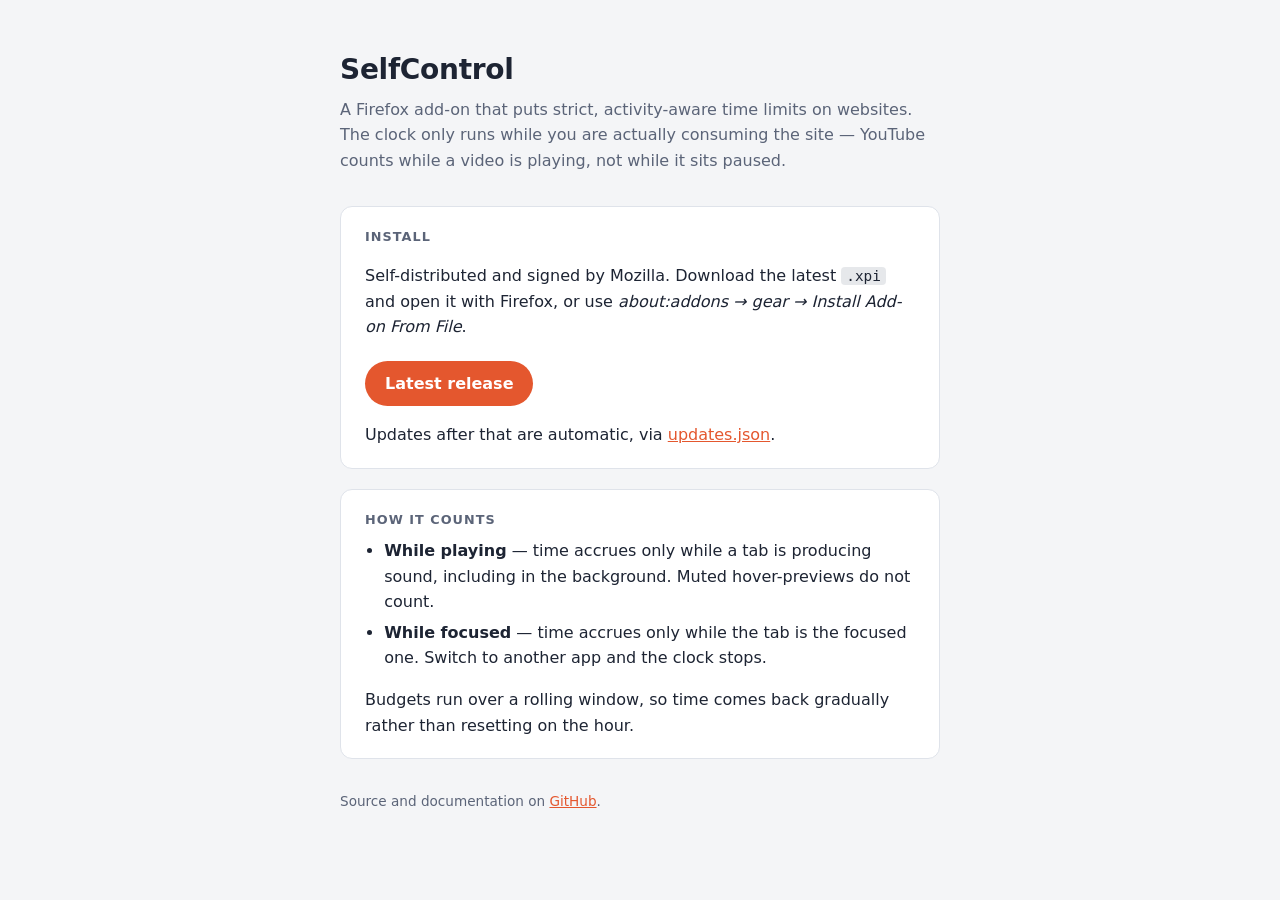
<file: public/index.html>
<!doctype html>
<html lang="en">
  <head>
    <meta charset="utf-8" />
    <meta name="viewport" content="width=device-width, initial-scale=1" />
    <title>SelfControl — Firefox add-on</title>
    <style>
      :root {
        color-scheme: light dark;
        --bg: #f4f5f7;
        --card: #fff;
        --ink: #1d2433;
        --muted: #5b6478;
        --line: #dfe3ea;
        --accent: #e4572e;
      }
      @media (prefers-color-scheme: dark) {
        :root {
          --bg: #171a21;
          --card: #21252e;
          --ink: #eef1f6;
          --muted: #9aa3b5;
          --line: #333947;
          --accent: #ff7a52;
        }
      }
      * { box-sizing: border-box; }
      body {
        margin: 0 auto;
        max-width: 40rem;
        padding: 3rem 1.25rem 5rem;
        background: var(--bg);
        color: var(--ink);
        font: 16px/1.6 system-ui, -apple-system, "Segoe UI", sans-serif;
      }
      h1 { margin: 0 0 0.25rem; font-size: 1.75rem; letter-spacing: -0.01em; }
      .tagline { margin: 0 0 2rem; color: var(--muted); text-wrap: pretty; }
      .card {
        padding: 1.25rem 1.5rem;
        background: var(--card);
        border: 1px solid var(--line);
        border-radius: 0.75rem;
        margin-bottom: 1.25rem;
      }
      h2 { margin: 0 0 0.5rem; font-size: 0.8rem; text-transform: uppercase;
           letter-spacing: 0.08em; color: var(--muted); }
      a { color: var(--accent); }
      .cta {
        display: inline-block; margin-top: 0.35rem; padding: 0.6rem 1.25rem;
        border-radius: 999px; background: var(--accent); color: #fff;
        font-weight: 600; text-decoration: none;
      }
      code {
        background: color-mix(in srgb, var(--muted) 15%, transparent);
        padding: 0.1em 0.35em; border-radius: 0.25rem; font-size: 0.9em;
      }
      ul { margin: 0.5rem 0 0; padding-left: 1.2rem; }
      li + li { margin-top: 0.3rem; }
      footer { margin-top: 2rem; font-size: 0.85rem; color: var(--muted); }
    </style>
  </head>
  <body>
    <h1>SelfControl</h1>
    <p class="tagline">
      A Firefox add-on that puts strict, activity-aware time limits on websites. The clock only
      runs while you are actually consuming the site — YouTube counts while a video is playing,
      not while it sits paused.
    </p>

    <div class="card">
      <h2>Install</h2>
      <p>
        Self-distributed and signed by Mozilla. Download the latest <code>.xpi</code> and open it
        with Firefox, or use <em>about:addons → gear → Install Add-on From File</em>.
      </p>
      <a class="cta" href="https://github.com/jpmaior/selfcontrol/releases/latest">Latest release</a>
      <p style="margin-bottom: 0">
        Updates after that are automatic, via
        <a href="./updates.json">updates.json</a>.
      </p>
    </div>

    <div class="card">
      <h2>How it counts</h2>
      <ul>
        <li><strong>While playing</strong> — time accrues only while a tab is producing sound,
            including in the background. Muted hover-previews do not count.</li>
        <li><strong>While focused</strong> — time accrues only while the tab is the focused one.
            Switch to another app and the clock stops.</li>
      </ul>
      <p style="margin-bottom: 0">
        Budgets run over a rolling window, so time comes back gradually rather than resetting on
        the hour.
      </p>
    </div>

    <footer>
      Source and documentation on
      <a href="https://github.com/jpmaior/selfcontrol">GitHub</a>.
    </footer>
  </body>
</html>
</file>
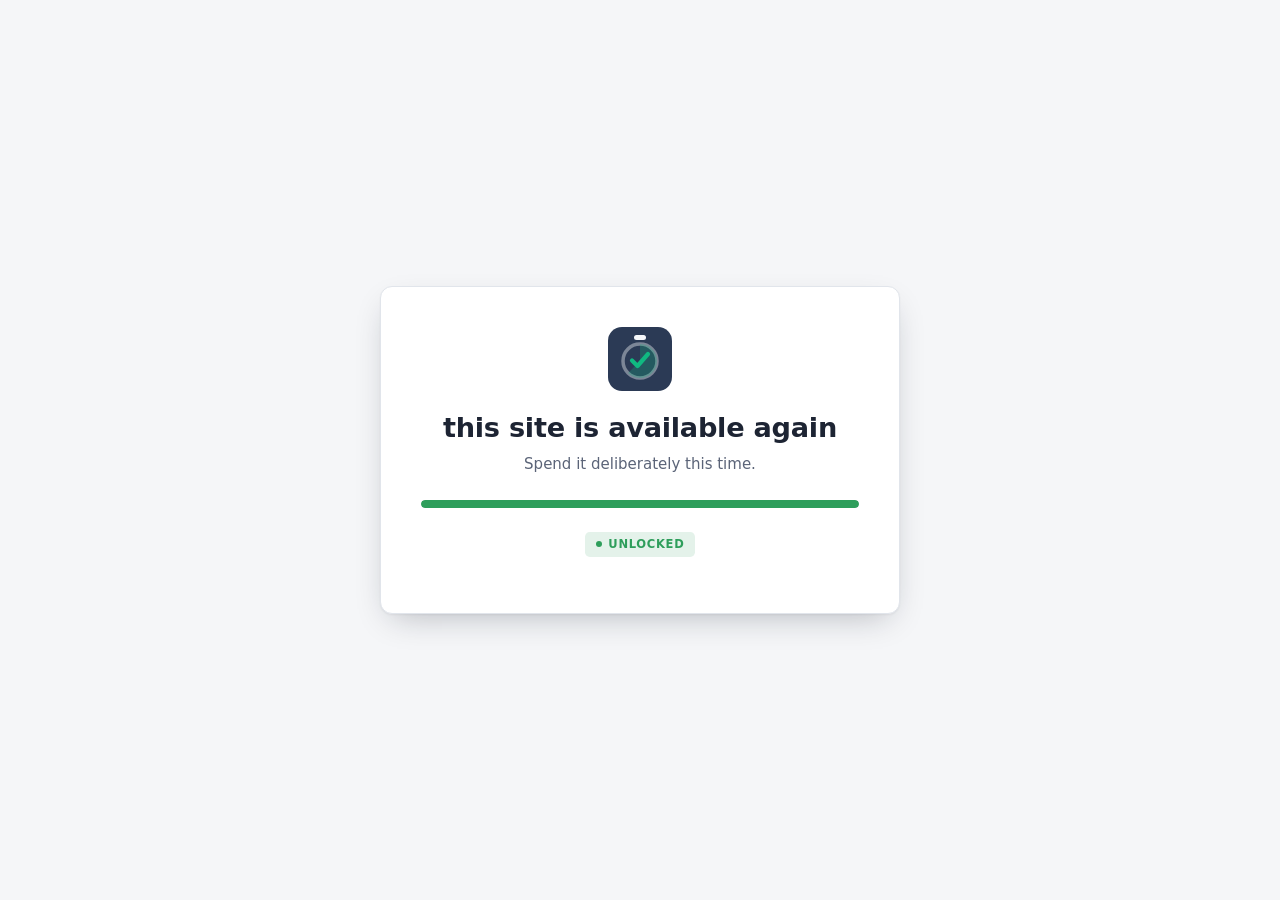
<file: extension/blocked/blocked.html>
<!doctype html>
<html lang="en">
  <head>
    <meta charset="utf-8" />
    <meta name="viewport" content="width=device-width, initial-scale=1" />
    <title>Time's up — SelfControl</title>
    <link rel="stylesheet" href="../common/theme.css" />
    <link rel="stylesheet" href="blocked.css" />
  </head>
  <body>
    <!-- One card for both states: blocked, and the moment it unlocks, which
         swaps the icon, the middle slot and the last line in place. -->
    <main class="card">
      <img class="state-icon" id="icon" src="../icons/blocked.svg" alt="" width="64" height="64" />

      <h1 id="headline">Time's up</h1>
      <p class="quip" id="quip"></p>

      <div class="meter" role="img" aria-labelledby="countdown-label">
        <div class="meter-fill" id="meter"></div>
      </div>

      <div class="slot" id="countdown-label">
        <span class="eyebrow" id="countdown-text">Unlocks in</span>
        <strong class="countdown" id="countdown">—</strong>
        <span class="pill ok unlocked-pill" id="unlocked" hidden>Unlocked</span>
      </div>

      <p class="stat usage" id="detail"></p>

      <p class="passes" id="passes" hidden>
        <img src="../icons/pass.svg" alt="" width="20" height="20" />
        <span id="passes-text"></span>
      </p>

      <!-- The ways out: back to the page before the blocked one when the site
           is blocked outright, and, once it unlocks, to the blocked page. -->
      <div class="ways">
        <button type="button" class="button primary go-back" id="go-back" hidden>Go back</button>
        <p class="return" id="return" hidden></p>
      </div>
    </main>

    <script src="blocked.js" type="module"></script>
  </body>
</html>
</file>
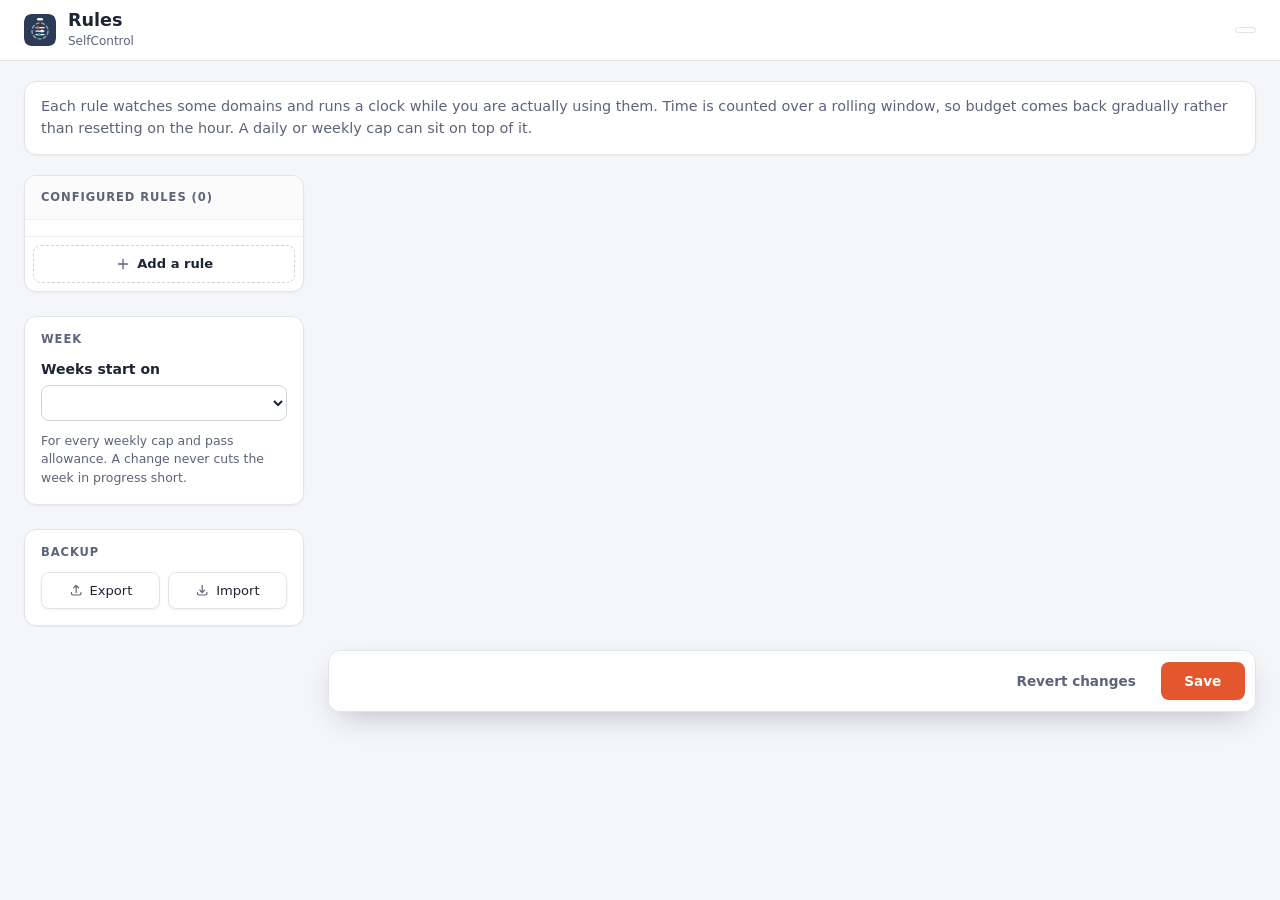
<file: extension/options/options.html>
<!doctype html>
<html lang="en">
  <head>
    <meta charset="utf-8" />
    <meta name="viewport" content="width=device-width, initial-scale=1" />
    <title>SelfControl — Rules</title>
    <link rel="stylesheet" href="../common/theme.css" />
    <link rel="stylesheet" href="options.css" />
  </head>
  <body>
    <header class="topbar">
      <div class="topbar-inner">
        <div class="brand">
          <img src="../icons/rules.svg" alt="" width="32" height="32" />
          <div>
            <h1>Rules</h1>
            <p class="tagline">SelfControl</p>
          </div>
        </div>
        <span class="version" id="version"></span>
      </div>
    </header>

    <div class="page">
      <p class="intro">
        Each rule watches some domains and runs a clock while you are actually using them.
        Time is counted over a rolling window, so budget comes back gradually rather than
        resetting on the hour. A daily or weekly cap can sit on top of it.
      </p>

      <!-- DOM order is the phone order: list, form, week, backup, save bar. On
           a wide screen the grid moves week and backup up under the list. -->
      <div class="layout">
        <nav class="panel rule-nav" aria-labelledby="rules-heading">
          <div class="panel-head">
            <h2 class="eyebrow" id="rules-heading">
              Configured rules (<span id="rule-count">0</span>)
            </h2>
          </div>
          <ul class="rule-list" id="rule-list"></ul>
          <div class="panel-foot">
            <button type="button" id="add" class="add-rule">
              <svg viewBox="0 0 24 24" aria-hidden="true"><path d="M12 5v14M5 12h14" /></svg>
              Add a rule
            </button>
          </div>
        </nav>

        <main class="detail" id="detail"></main>

        <!-- One start day for every rule, saved with the rules (DESIGN.md §14). -->
        <section class="panel week" aria-labelledby="week-heading">
          <h2 class="eyebrow" id="week-heading">Week</h2>
          <label class="field">
            <span>Weeks start on</span>
            <select id="week-start"></select>
          </label>
          <p class="hint">
            For every weekly cap and pass allowance. A change never cuts the week in progress
            short.
          </p>
          <p class="hint week-carry" id="week-carry" hidden></p>
        </section>

        <section class="panel backup" aria-labelledby="backup-heading">
          <h2 class="eyebrow" id="backup-heading">Backup</h2>
          <div class="backup-buttons">
            <button type="button" id="export" class="secondary">
              <svg viewBox="0 0 24 24" aria-hidden="true">
                <path d="M4 16v1a3 3 0 0 0 3 3h10a3 3 0 0 0 3-3v-1M16 8l-4-4-4 4M12 4v12" />
              </svg>
              Export
            </button>
            <button type="button" id="import" class="secondary">
              <svg viewBox="0 0 24 24" aria-hidden="true">
                <path d="M4 16v1a3 3 0 0 0 3 3h10a3 3 0 0 0 3-3v-1M16 12l-4 4-4-4M12 16V4" />
              </svg>
              Import
            </button>
          </div>
          <input type="file" id="import-file" accept="application/json,.json" hidden />

          <div class="transfer-panel" id="transfer" hidden>
            <p id="transfer-summary"></p>
            <div class="transfer-buttons">
              <button type="button" id="transfer-confirm" class="primary">Replace my rules</button>
              <button type="button" id="transfer-cancel" class="secondary">Cancel</button>
            </div>
          </div>
        </section>

        <div class="savebar">
          <output id="status" class="status" role="status"></output>
          <div class="savebar-buttons">
            <button type="button" id="revert" class="ghost">Revert<span class="roomy"> changes</span></button>
            <button type="button" id="save" class="primary">Save</button>
          </div>
        </div>
      </div>
    </div>

    <template id="rule-item-template">
      <li>
        <button type="button" class="rule-item">
          <span class="rule-item-head">
            <span class="rule-item-name" data-role="name"></span>
            <span class="pill" data-role="state"></span>
          </span>
          <span class="rule-item-domains" data-role="domains"></span>
          <span class="rule-item-foot">
            <span class="chip" data-role="summary"></span>
            <span class="arrow" aria-hidden="true">→</span>
          </span>
        </button>
      </li>
    </template>

    <!-- What a first run shows, with no rules at all (DESIGN.md §24). -->
    <template id="empty-template">
      <section class="card empty">
        <img src="../icons/rules.svg" alt="" width="48" height="48" />
        <h2>No rules yet</h2>
        <p>
          Nothing is being limited. Add a rule for a site you lose time on: give it a name, its
          domains and a budget, and its clock runs only while you are using the site.
        </p>
        <button type="button" class="primary" data-action="add">
          <svg viewBox="0 0 24 24" aria-hidden="true"><path d="M12 5v14M5 12h14" /></svg>
          Add a rule
        </button>
      </section>
    </template>

    <!-- Only one rule's form is on screen at a time, so the ids below are unique. -->
    <template id="rule-template">
      <div class="rule">
        <section class="card name-card">
          <label class="eyebrow" for="rule-label">Rule name</label>
          <input id="rule-label" class="label-input" data-field="label" type="text"
                 placeholder="Site name" />
          <button type="button" class="delete" data-action="delete">
            <svg viewBox="0 0 24 24" aria-hidden="true">
              <path d="M19 7l-.87 12.14A2 2 0 0 1 16.14 21H7.86a2 2 0 0 1-2-1.86L5 7m5 4v6m4-6v6m1-10V4a1 1 0 0 0-1-1h-4a1 1 0 0 0-1 1v3M4 7h16" />
            </svg>
            Delete rule
          </button>
          <ul class="errors" data-role="errors" hidden></ul>
        </section>

        <section class="card">
          <h2 class="section-title">1. Domains &amp; trigger condition</h2>
          <div class="match-group">
            <label class="field">
              <span data-role="match-label">Domains</span>
              <input data-field="match" type="text" placeholder="youtube.com, vimeo.com" />
              <small>Subdomains are included, unless another rule names one. A pasted URL works too.</small>
            </label>
            <label class="check">
              <input data-field="matchPaths" type="checkbox" />
              <span>Match paths, to limit part of a site such as youtube.com/shorts</span>
            </label>
            <!-- Below the checkbox, where the hint takes its place: above it, the
                 checkbox moved as the note went. -->
            <p class="hint path-dropped" data-role="path-dropped" hidden></p>
            <p class="hint" data-role="paths-hint" hidden>
              youtube.com/shorts covers every page under /shorts, on any subdomain, whatever the
              query string; youtube.com/shorts/abc would cover a single Short. Where two rules
              cover a page, the more specific one counts it, on its own budget, even after the
              broader one runs out.
            </p>
          </div>
          <label class="field" data-limit>
            <span>Count time</span>
            <select data-field="mode"></select>
          </label>
        </section>

        <section class="card">
          <h2 class="section-title">2. Budget &amp; limits</h2>
          <div class="tiles">
            <label class="tile">
              <span>Budget</span>
              <span class="with-unit">
                <input data-field="budgetMin" type="number" min="0" step="1" />
                <small>min</small>
              </span>
            </label>
            <label class="tile" data-limit>
              <span>Per rolling window</span>
              <span class="with-unit">
                <input data-field="windowMin" type="number" min="2" max="1440" step="1" />
                <small>min</small>
              </span>
            </label>
            <label class="tile" data-limit>
              <span>Per day</span>
              <span class="with-unit">
                <input data-field="dailyMin" type="number" min="1" step="1" placeholder="none" />
                <small>min</small>
              </span>
            </label>
            <label class="tile" data-limit>
              <span>Per week</span>
              <span class="with-unit">
                <input data-field="weeklyMin" type="number" min="1" step="1" placeholder="none" />
                <small>min</small>
              </span>
            </label>
          </div>
          <!-- What a budget of 0 does, said before Save rather than found out after. -->
          <p class="notice" data-role="outright" hidden></p>
          <p class="hint" data-limit>
            Calendar caps on top of the rolling window: a day ends at local midnight, a week
            on <span data-role="week-end">Sunday</span> night. Leave blank for none. A budget
            of 0 blocks the site outright.
          </p>
        </section>

        <section class="card">
          <h2 class="section-title">3. Blocking &amp; cool-down</h2>
          <div class="cols">
            <label class="field">
              <span data-role="on-exceed-label">When it runs out</span>
              <select data-field="onExceed"></select>
            </label>
            <label class="field" data-limit>
              <span>Stay blocked until this much is free again</span>
              <span class="with-unit">
                <input data-field="unlockMin" type="number" min="0" step="1" />
                <small>min</small>
              </span>
            </label>
          </div>
          <p class="hint" data-limit>
            0 unblocks the moment any time frees up, which on a rolling window means a
            minute at a time. Set it higher to come back in usable chunks.
          </p>
        </section>

        <section class="card">
          <h2 class="section-title">4. Passes</h2>
          <div class="cols" data-limit>
            <label class="field">
              <span>Passes per week</span>
              <input data-field="passesPerWeek" type="number" min="0" step="1" />
            </label>
            <label class="field">
              <span>Pass length</span>
              <span class="with-unit">
                <input data-field="passMin" type="number" min="1" step="1" />
                <small>min</small>
              </span>
            </label>
          </div>
          <label class="check" data-limit>
            <input data-field="passCounts" type="checkbox" />
            <span>Pass time counts toward the daily and weekly caps</span>
          </label>
          <p class="hint" data-limit>
            A pass suspends the rolling window for one long session, for the video that is
            longer than the window allows. The time still goes into the window afterwards,
            so a pass is followed by the usual cool-down. 0 passes disables them.
          </p>
        </section>

        <section class="card history">
          <div class="history-head">
            <h2>History</h2>
            <p class="history-totals stat" data-role="history-totals"></p>
          </div>
          <p class="readout" data-role="readout"></p>
          <div class="history-body" data-role="history-body"></div>
        </section>
      </div>
    </template>

    <script src="options.js" type="module"></script>
  </body>
</html>
</file>
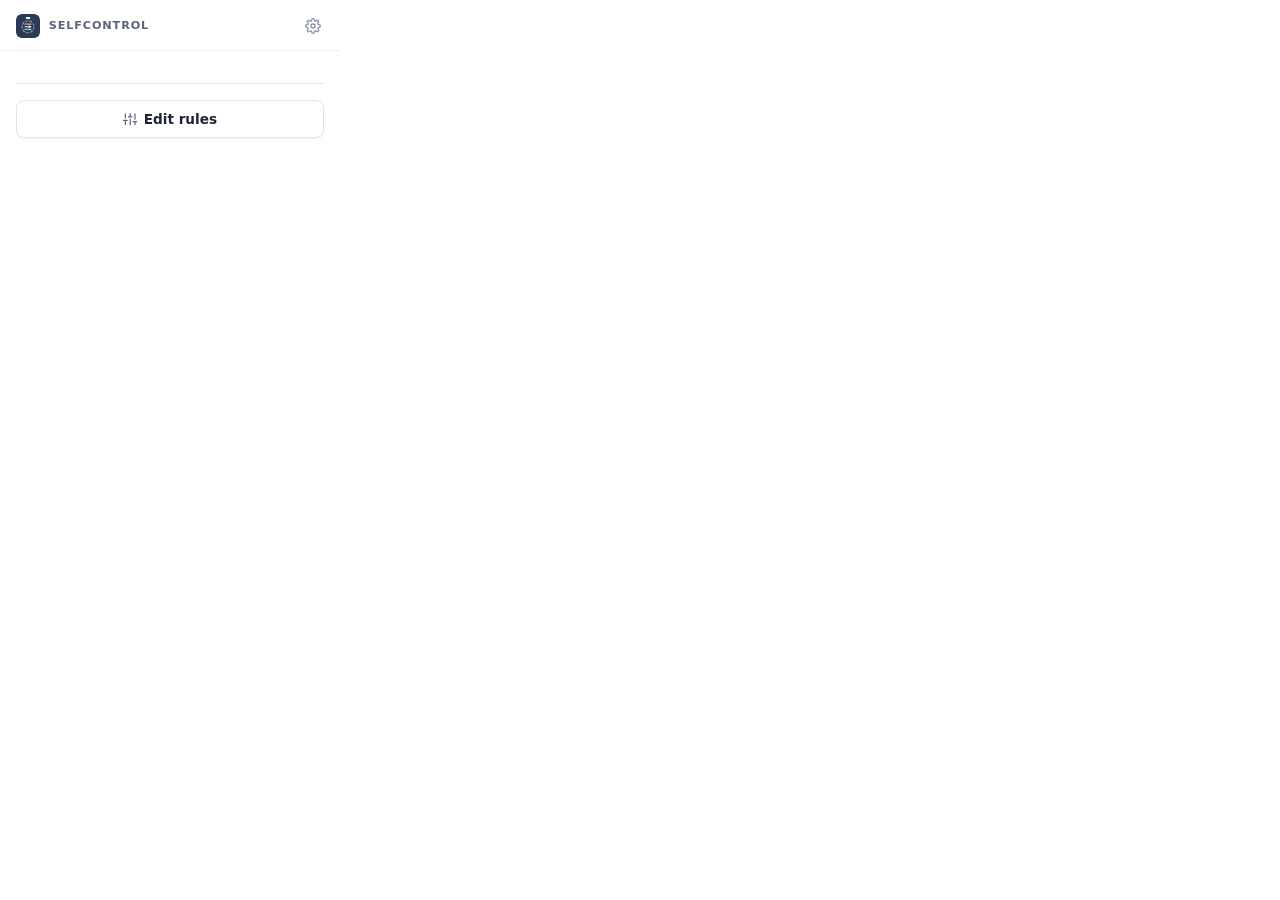
<file: extension/popup/popup.html>
<!doctype html>
<html lang="en">
  <head>
    <meta charset="utf-8" />
    <meta name="viewport" content="width=device-width, initial-scale=1" />
    <title>SelfControl</title>
    <link rel="stylesheet" href="../common/theme.css" />
    <link rel="stylesheet" href="popup.css" />
  </head>
  <body>
    <header class="head">
      <div class="brand">
        <img src="../icons/rules.svg" alt="" width="24" height="24" />
        <h1 class="eyebrow">SelfControl</h1>
      </div>
      <button type="button" class="icon-button" id="settings" aria-label="Edit rules" title="Edit rules">
        <svg viewBox="0 0 24 24" aria-hidden="true">
          <circle cx="12" cy="12" r="3" />
          <path d="M19.4 15a1.7 1.7 0 0 0 .3 1.8l.1.1a2 2 0 1 1-2.8 2.8l-.1-.1a1.7 1.7 0 0 0-1.8-.3 1.7 1.7 0 0 0-1 1.5V21a2 2 0 1 1-4 0v-.1a1.7 1.7 0 0 0-1.1-1.5 1.7 1.7 0 0 0-1.8.3l-.1.1a2 2 0 1 1-2.8-2.8l.1-.1a1.7 1.7 0 0 0 .3-1.8 1.7 1.7 0 0 0-1.5-1H3a2 2 0 1 1 0-4h.1a1.7 1.7 0 0 0 1.5-1.1 1.7 1.7 0 0 0-.3-1.8l-.1-.1a2 2 0 1 1 2.8-2.8l.1.1a1.7 1.7 0 0 0 1.8.3H9a1.7 1.7 0 0 0 1-1.5V3a2 2 0 1 1 4 0v.1a1.7 1.7 0 0 0 1 1.5 1.7 1.7 0 0 0 1.8-.3l.1-.1a2 2 0 1 1 2.8 2.8l-.1.1a1.7 1.7 0 0 0-.3 1.8V9a1.7 1.7 0 0 0 1.5 1H21a2 2 0 1 1 0 4h-.1a1.7 1.7 0 0 0-1.5 1z" />
        </svg>
      </button>
    </header>

    <main class="body">
      <ul class="rules" id="rules"></ul>

      <!-- A first run has no rules (DESIGN.md §24): say what one is for, and
           open the options page on a new one. -->
      <section class="empty" id="empty" hidden>
        <h2>No rules yet</h2>
        <p>
          Pick a site you lose time on and give it a budget. Its clock only runs while you are
          actually using it.
        </p>
        <button type="button" id="add" class="primary add">
          <svg viewBox="0 0 24 24" aria-hidden="true"><path d="M12 5v14M5 12h14" /></svg>
          Add a rule
        </button>
      </section>

      <p class="note" id="note" hidden></p>
    </main>

    <footer class="foot" id="foot">
      <button type="button" id="edit" class="secondary edit">
        <svg viewBox="0 0 24 24" aria-hidden="true">
          <path d="M4 21v-7M4 10V3M12 21v-9M12 8V3M20 21v-5M20 12V3M1 14h6M9 8h6M17 16h6" />
        </svg>
        Edit rules
      </button>
    </footer>

    <script src="popup.js" type="module"></script>
  </body>
</html>
</file>
<file: extension/common/theme.css>
/* The design language shared by every page: the popup, the options page and
   the block page, so they read as one product: the same colours, surfaces,
   labels, pills and buttons. Each page's own stylesheet only lays things out. */

:root {
  --bg: #f5f6f8;
  --card: #ffffff;
  --tile: #f8f9fb;
  --ink: #1d2433;
  --muted: #5b6478;
  --faint: #8a93a6;
  --line: #e1e5eb;
  --line-soft: #eef0f4;
  --field: #ffffff;
  --field-line: #cdd3dc;
  --accent: #e4572e;
  --danger: #c8362a;
  --ok: #2e9e5b;
  --warn: #b25e09;
  --shadow: 0 1px 2px rgb(16 24 40 / 0.05);
  --shadow-lift: 0 12px 32px -12px rgb(16 24 40 / 0.3);
  --radius: 0.75rem;
}

@media (prefers-color-scheme: dark) {
  :root {
    --bg: #171a21;
    --card: #21252e;
    --tile: #1c2029;
    --ink: #eef1f6;
    --muted: #9aa3b5;
    --faint: #7b8497;
    --line: #333947;
    --line-soft: #2b303a;
    --field: #1a1d25;
    --field-line: #404758;
    --accent: #ff7a52;
    --danger: #ff6b5c;
    --ok: #45c07c;
    --warn: #f0a44b;
    --shadow: none;
    --shadow-lift: 0 12px 32px -12px rgb(0 0 0 / 0.6);
  }
}

* {
  box-sizing: border-box;
}

/* Several hidden-by-default boxes set their own display, which would win. */
[hidden] {
  display: none !important;
}

body {
  margin: 0;
  background: var(--bg);
  color: var(--ink);
  font: 15px/1.5 system-ui, -apple-system, "Segoe UI", sans-serif;
}

h1,
h2,
p {
  margin: 0;
}

/* Inline line icons; the state icons are <img>s and unaffected. */
svg {
  width: 1rem;
  height: 1rem;
  flex: none;
  fill: none;
  stroke: currentColor;
  stroke-width: 2;
  stroke-linecap: round;
  stroke-linejoin: round;
}

/* A small caption over a value or a section: "RULE NAME", "UNLOCKS IN". */
.eyebrow {
  font-size: 0.72rem;
  font-weight: 700;
  letter-spacing: 0.08em;
  text-transform: uppercase;
  color: var(--muted);
}

/* A one-word state. The colour comes from --pill, so a variant is one line. */
.pill {
  --pill: var(--muted);
  flex: none;
  font-size: 0.65rem;
  font-weight: 700;
  letter-spacing: 0.06em;
  text-transform: uppercase;
  padding: 0.1rem 0.4rem;
  border-radius: 0.3rem;
  color: var(--pill);
  background: color-mix(in srgb, var(--pill) 13%, transparent);
}

.pill.ok {
  --pill: var(--ok);
}

/* Numbers in a quiet box, the figures in ink: "7 days: 3:26", "4:57 of 5:00". */
.stat {
  padding: 0.3rem 0.7rem;
  font-size: 0.75rem;
  color: var(--muted);
  background: var(--tile);
  border: 1px solid var(--line);
  border-radius: 0.5rem;
  font-variant-numeric: tabular-nums;
}

.stat strong {
  color: var(--ink);
}

/* --- buttons: <button>, or an <a class="button"> that navigates ------------ */

button,
.button {
  font: inherit;
  display: inline-flex;
  align-items: center;
  gap: 0.4rem;
  border-radius: 0.5rem;
  border: 1px solid transparent;
  padding: 0.5rem 1rem;
  cursor: pointer;
  text-decoration: none;
}

button:focus-visible,
.button:focus-visible {
  outline: 2px solid var(--accent);
  outline-offset: 2px;
}

button:disabled {
  cursor: default;
  opacity: 0.45;
}

.primary {
  background: var(--accent);
  color: #fff;
  font-weight: 600;
  box-shadow: var(--shadow);
}

.primary:hover {
  background: color-mix(in srgb, var(--accent) 88%, #000);
}

.secondary {
  background: var(--card);
  border-color: var(--line);
  color: var(--ink);
  box-shadow: var(--shadow);
}

.secondary:hover {
  background: var(--tile);
}

.ghost {
  background: transparent;
  color: var(--muted);
  font-weight: 600;
}

.ghost:hover:not(:disabled) {
  background: var(--tile);
  color: var(--ink);
}
</file>
<file: extension/blocked/blocked.css>
/* Sized for a phone from the start, so the Android port (DESIGN.md §12) is a
   no-op for this page. Colours, pills, captions and buttons come from
   common/theme.css, shared with the options page; this file only lays out
   the card. */

body {
  min-height: 100vh;
  display: grid;
  place-items: center;
  padding: 1.5rem 1rem;
}

.card {
  width: min(32.5rem, 100%);
  padding: clamp(1.75rem, 6vw, 2.5rem) clamp(1.25rem, 6vw, 2.5rem);
  display: grid;
  justify-items: center;
  text-align: center;
  background: var(--card);
  border: 1px solid var(--line);
  border-radius: var(--radius);
  box-shadow: var(--shadow), var(--shadow-lift);
}

.state-icon {
  display: block;
  width: 4rem;
  height: 4rem;
  margin-bottom: 1.25rem;
}

h1 {
  font-size: clamp(1.35rem, 6vw, 1.7rem);
  line-height: 1.25;
  letter-spacing: -0.01em;
  text-wrap: balance;
}

.quip {
  margin-top: 0.5rem;
  color: var(--muted);
  text-wrap: balance;
}

/* Green in both states: it fills toward the unlock, and is full once there. */
.meter {
  width: 100%;
  height: 0.5rem;
  margin-top: 1.5rem;
  border-radius: 999px;
  background: var(--line-soft);
  overflow: hidden;
}

.meter-fill {
  height: 100%;
  width: 0%;
  border-radius: inherit;
  background: var(--ok);
  transition: width 0.9s linear;
}

/* The countdown while blocked, the "Unlocked" pill after: one slot, so the
   rest of the card keeps its place when it flips. */
.slot {
  display: grid;
  justify-items: center;
  gap: 0.2rem;
  margin-top: 1.5rem;
}

.countdown {
  font-size: clamp(2.5rem, 12vw, 3.25rem);
  font-weight: 700;
  line-height: 1.1;
  letter-spacing: -0.02em;
  font-variant-numeric: tabular-nums;
}

.unlocked-pill {
  display: inline-flex;
  align-items: center;
  gap: 0.4rem;
  padding: 0.25rem 0.65rem;
  font-size: 0.72rem;
}

.unlocked-pill::before {
  content: "";
  width: 0.4rem;
  height: 0.4rem;
  border-radius: 50%;
  background: currentColor;
}

.usage {
  margin-top: 1.25rem;
  font-size: 0.85rem;
  text-wrap: balance;
}

.usage:empty {
  display: none;
}

.passes {
  display: flex;
  align-items: center;
  gap: 0.5rem;
  margin-top: 1rem;
  font-size: 0.82rem;
  color: var(--muted);
  text-align: left;
}

.passes img {
  flex: none;
  border-radius: 0.3rem;
}

.ways {
  display: flex;
  flex-direction: column;
  align-items: center;
  gap: 0.75rem;
  margin-top: 1rem;
}

.return {
  font-size: 0.82rem;
  color: var(--faint);
  overflow-wrap: anywhere;
}

.return .where {
  color: var(--muted);
  text-decoration: underline;
  text-decoration-color: var(--line);
  text-underline-offset: 3px;
}

/* The page's actions: Go back while blocked outright, and the link to the
   blocked page once it unlocks. */
.go-back,
.return .button {
  padding: 0.7rem 1.4rem;
  font-size: 0.95rem;
}

.go-back svg,
.return .button svg {
  width: 1.05rem;
  height: 1.05rem;
  transition: transform 0.15s;
}

.go-back:hover svg {
  transform: translateX(-2px);
}

.return .button:hover svg {
  transform: translateX(2px);
}

body.unlocked .meter-fill {
  width: 100% !important;
}

/* A budget of zero: nothing to count down to, so no meter and no countdown;
   the usage line says what lifts it (DESIGN.md §22). */
body.outright .meter,
body.outright .slot {
  display: none;
}
</file>
<file: extension/options/options.css>
/* Master/detail: the rule list beside one rule's form on a wide screen, stacked
   above it on a phone. Firefox for Android opens this page in a tab, so every
   part of it has to work at ~360px wide (DESIGN.md §12). */

:root {
  /* History bars. One pair for both modes: validated for lightness, chroma,
     colour-vision separation and contrast against both card surfaces. */
  --bar-used: #e4572e;
  --bar-pass: #4d7ec2;
}

/* --- page frame ----------------------------------------------------------- */

.topbar {
  position: sticky;
  top: 0;
  z-index: 3;
  background: var(--card);
  border-bottom: 1px solid var(--line);
}

/* A phone on its side has no height to spare for a pinned header. */
@media (max-height: 30rem) {
  .topbar {
    position: static;
  }
}

.topbar-inner,
.page {
  max-width: 80rem;
  margin: 0 auto;
  padding-inline: 1rem;
}

@media (min-width: 40rem) {
  .topbar-inner,
  .page {
    padding-inline: 1.5rem;
  }
}

.topbar-inner {
  height: 3.75rem;
  display: flex;
  align-items: center;
  justify-content: space-between;
  gap: 1rem;
}

.brand {
  display: flex;
  align-items: center;
  gap: 0.75rem;
}

.brand img {
  display: block;
  border-radius: 0.45rem;
}

.brand h1 {
  font-size: 1.1rem;
  line-height: 1.2;
}

.tagline {
  font-size: 0.75rem;
  color: var(--muted);
}

.version {
  font-size: 0.75rem;
  font-weight: 500;
  color: var(--muted);
  padding: 0.15rem 0.6rem;
  border: 1px solid var(--line);
  border-radius: 999px;
  font-variant-numeric: tabular-nums;
}

.page {
  padding-block: 1.25rem 2rem;
}

.intro {
  margin-bottom: 1.25rem;
  padding: 0.9rem 1rem;
  background: var(--card);
  border: 1px solid var(--line);
  border-radius: var(--radius);
  box-shadow: var(--shadow);
  font-size: 0.9rem;
  color: var(--muted);
  text-wrap: pretty;
}

.layout {
  display: grid;
  grid-template-columns: minmax(0, 1fr);
  gap: 1.25rem;
}

/* Week and backup climb into the left column under the list; the form spans
   those rows, and the save bar follows the form. */
@media (min-width: 60rem) {
  .layout {
    grid-template-columns: 17.5rem minmax(0, 1fr);
    grid-template-rows: auto auto 1fr auto;
    align-items: start;
    gap: 1.5rem;
  }

  .rule-nav {
    grid-area: 1 / 1;
  }

  .week {
    grid-area: 2 / 1;
  }

  .backup {
    grid-area: 3 / 1;
  }

  .detail {
    grid-area: 1 / 2 / 4 / 3;
  }

  .savebar {
    grid-area: 4 / 2;
  }
}

.panel,
.card {
  background: var(--card);
  border: 1px solid var(--line);
  border-radius: var(--radius);
  box-shadow: var(--shadow);
}

/* --- rule list ------------------------------------------------------------ */

.rule-nav {
  overflow: hidden;
}

.panel-head {
  padding: 0.8rem 1rem;
  border-bottom: 1px solid var(--line-soft);
  background: color-mix(in srgb, var(--tile) 60%, transparent);
}

/* One column in the sidebar and on a phone; side by side on a tablet, where a
   full-width row per rule would push the form off the first screen. */
.rule-list {
  margin: 0;
  padding: 0.5rem;
  list-style: none;
  display: grid;
  grid-template-columns: repeat(auto-fill, minmax(min(100%, 16rem), 1fr));
  gap: 0.35rem;
}

/* minmax(0, …) and min-width: 0 all the way down, or a long name sizes the
   button to its full text instead of ending in an ellipsis. */
.rule-list > li {
  min-width: 0;
}

.rule-item {
  width: 100%;
  display: grid;
  grid-template-columns: minmax(0, 1fr);
  gap: 0.25rem;
  padding: 0.7rem 0.75rem;
  text-align: left;
  color: inherit;
  background: transparent;
  border: 1px solid transparent;
  border-radius: 0.55rem;
}

.rule-item:hover {
  background: var(--tile);
  border-color: var(--line);
}

.rule-item[aria-current="true"] {
  background: color-mix(in srgb, var(--accent) 7%, var(--card));
  border-color: color-mix(in srgb, var(--accent) 35%, var(--card));
}

.rule-item-head,
.rule-item-foot {
  display: flex;
  align-items: center;
  justify-content: space-between;
  gap: 0.5rem;
}

/* Block, not flex: text-overflow only reaches text in a block's own line. */
.rule-item-name {
  min-width: 0;
  font-size: 0.9rem;
  font-weight: 600;
  overflow: hidden;
  text-overflow: ellipsis;
  white-space: nowrap;
}

.rule-item-name::before {
  content: "";
  display: inline-block;
  width: 0.45rem;
  height: 0.45rem;
  margin-right: 0.45rem;
  vertical-align: 0.1em;
  border-radius: 50%;
  background: var(--faint);
}

.rule-item[aria-current="true"] .rule-item-name::before {
  background: var(--accent);
}

.rule-item-name.untitled {
  color: var(--muted);
  font-style: italic;
  font-weight: 500;
}

.rule-item-domains {
  font: 0.75rem/1.4 ui-monospace, "SF Mono", Menlo, Consolas, monospace;
  color: var(--muted);
  overflow: hidden;
  text-overflow: ellipsis;
  white-space: nowrap;
}

.rule-item-foot {
  margin-top: 0.3rem;
}

.chip {
  font-size: 0.72rem;
  font-weight: 500;
  color: var(--muted);
  padding: 0.1rem 0.5rem;
  background: var(--tile);
  border: 1px solid var(--line);
  border-radius: 0.35rem;
  font-variant-numeric: tabular-nums;
  white-space: nowrap;
}

.rule-item[aria-current="true"] .chip {
  background: var(--card);
  border-color: color-mix(in srgb, var(--accent) 25%, var(--card));
}

.arrow {
  color: var(--faint);
  transition: transform 0.15s;
}

.rule-item:hover .arrow {
  transform: translateX(2px);
}

/* Whether the draft differs from what is saved, rather than a live status:
   this page reads storage once and never hears from the background. */
.pill.saved {
  --pill: var(--ok);
}

.pill.edited,
.pill.new {
  --pill: var(--warn);
}

.pill.invalid {
  --pill: var(--danger);
}

.panel-foot {
  padding: 0.5rem;
  border-top: 1px solid var(--line-soft);
}

.add-rule {
  width: 100%;
  justify-content: center;
  padding: 0.5rem;
  font-size: 0.82rem;
  font-weight: 600;
  color: var(--ink);
  background: transparent;
  border: 1px dashed var(--field-line);
}

.add-rule:hover {
  background: var(--tile);
  border-color: var(--faint);
}

.add-rule svg {
  color: var(--muted);
}

/* --- week ----------------------------------------------------------------- */

.week {
  padding: 0.9rem 1rem 1rem;
  display: grid;
  gap: 0.65rem;
}

/* Said before Save, and again while a carried week lasts. */
.week-carry {
  color: var(--ink);
}

/* --- backup --------------------------------------------------------------- */

.backup {
  padding: 0.9rem 1rem 1rem;
  display: grid;
  gap: 0.65rem;
}

.backup-buttons,
.transfer-buttons {
  display: grid;
  grid-template-columns: 1fr 1fr;
  gap: 0.5rem;
}

.backup-buttons button {
  justify-content: center;
  font-size: 0.82rem;
}

.backup-buttons svg {
  width: 0.9rem;
  height: 0.9rem;
  color: var(--muted);
}

.transfer-panel {
  display: grid;
  gap: 0.65rem;
  padding: 0.75rem;
  border: 1px solid var(--accent);
  border-radius: 0.55rem;
  font-size: 0.85rem;
  text-wrap: pretty;
}

/* Stacked in the narrow sidebar, side by side where the card is wide. */
.transfer-buttons {
  grid-template-columns: repeat(auto-fit, minmax(9rem, 1fr));
}

.transfer-buttons button {
  justify-content: center;
  font-size: 0.82rem;
  padding-inline: 0.5rem;
}

/* --- the selected rule ---------------------------------------------------- */

.detail {
  container-type: inline-size;
  /* Under the sticky header when a phone scrolls it into view. */
  scroll-margin-top: 4.75rem;
}

.rule {
  display: grid;
  gap: 1.25rem;
}

.card {
  padding: 1.1rem 1rem 1.2rem;
  display: grid;
  gap: 1rem;
}

@container (min-width: 36rem) {
  .card {
    padding: 1.25rem 1.25rem 1.35rem;
  }
}

.card.invalid {
  border-color: var(--danger);
}

.empty {
  justify-items: center;
  text-align: center;
  padding-block: 3rem;
  gap: 0.5rem;
}

.empty img {
  border-radius: 0.6rem;
  margin-bottom: 0.25rem;
}

.empty h2 {
  font-size: 1.1rem;
}

.empty p {
  max-width: 28rem;
  color: var(--muted);
  font-size: 0.9rem;
}

.empty button {
  margin-top: 0.75rem;
}

/* The name, and Delete beside it: level with the input on a wide form, level
   with the "Rule name" caption on a narrow one, so it never takes a row. */
.name-card {
  grid-template-columns: minmax(0, 1fr) auto;
  grid-template-areas:
    "caption delete"
    "input input"
    "errors errors";
  gap: 0.35rem 1rem;
  align-items: center;
}

.name-card .eyebrow {
  grid-area: caption;
  color: var(--faint);
}

.label-input {
  grid-area: input;
  font-size: 1.2rem;
  font-weight: 700;
  padding-block: 0.35rem;
}

.name-card .errors {
  grid-area: errors;
  margin-top: 0.5rem;
}

.name-card .delete {
  grid-area: delete;
  justify-self: end;
}

@container (min-width: 36rem) {
  .name-card {
    grid-template-columns: minmax(0, 28rem) 1fr;
    grid-template-areas:
      "caption delete"
      "input delete"
      "errors errors";
  }
}

.section-title {
  display: flex;
  align-items: center;
  gap: 0.55rem;
  padding-bottom: 0.75rem;
  border-bottom: 1px solid var(--line-soft);
  font-size: 0.8rem;
  font-weight: 700;
  letter-spacing: 0.07em;
  text-transform: uppercase;
}

.section-title::before {
  content: "";
  width: 0.55rem;
  height: 0.55rem;
  border-radius: 50%;
  background: var(--line);
}

.field {
  display: grid;
  gap: 0.35rem;
  min-width: 0;
}

.field > span:first-child {
  font-size: 0.875rem;
  font-weight: 600;
}

.field > small,
.hint {
  font-size: 0.78rem;
  color: var(--muted);
  text-wrap: pretty;
}

.cols {
  display: grid;
  gap: 1rem 1.25rem;
}

/* The domain field and its "Match paths" toggle read as one control. */
.match-group {
  display: grid;
  gap: 0.6rem;
}

.match-group .hint {
  padding-left: 1.6rem;
}

/* Says that a typed path was cut away: unnoticed, it limits the whole site. */
.match-group .path-dropped {
  color: var(--warn);
}

@container (min-width: 32rem) {
  .cols {
    grid-template-columns: 1fr 1fr;
  }
}

/* Two to a row on a phone, all four in one row once the form has the room. */
.tiles {
  display: grid;
  grid-template-columns: 1fr 1fr;
  gap: 0.75rem;
}

@container (min-width: 40rem) {
  .tiles {
    grid-template-columns: repeat(4, 1fr);
    gap: 1rem;
  }
}

/* Inputs sit on one line across a row of tiles even when a caption wraps. */
.tile {
  display: grid;
  align-content: space-between;
  gap: 0.35rem;
  min-width: 0;
  padding: 0.7rem 0.75rem 0.8rem;
  background: var(--tile);
  border: 1px solid var(--line);
  border-radius: 0.65rem;
}

.tile > span:first-child {
  font-size: 0.78rem;
  font-weight: 600;
  color: var(--muted);
}

.tile input {
  font-weight: 600;
}

.with-unit {
  display: flex;
  align-items: center;
  gap: 0.5rem;
}

.with-unit small {
  font-size: 0.78rem;
  color: var(--muted);
}

.with-unit input {
  flex: 1;
  width: 0;
}

.check {
  display: flex;
  align-items: flex-start;
  gap: 0.6rem;
  font-size: 0.875rem;
  font-weight: 500;
  cursor: pointer;
}

.check input {
  width: 1rem;
  height: 1rem;
  margin: 0.15rem 0 0;
  accent-color: var(--accent);
}

/* What a budget of 0 does (DESIGN.md §22), in the warning colour, since it
   blocks a site with no time to count down. */
.notice {
  padding: 0.6rem 0.75rem;
  border-radius: 0.5rem;
  background: color-mix(in srgb, var(--warn) 12%, transparent);
  font-size: 0.82rem;
  text-wrap: pretty;
}

.notice strong {
  color: var(--warn);
}

/* A part a budget of 0 switches off: greyed, with its value still showing,
   so it is plain what comes back when the budget does. */
.off {
  opacity: 0.45;
}

.off,
.off input,
.off select {
  cursor: not-allowed;
}

/* --- controls ------------------------------------------------------------- */

input,
select {
  font: inherit;
  font-size: 0.9rem;
  color: inherit;
  background: var(--field);
  border: 1px solid var(--field-line);
  border-radius: 0.5rem;
  padding: 0.5rem 0.7rem;
  min-width: 0;
  max-width: 100%;
}

/* The spinners crowd a four-character field; arrow keys still step it. */
input[type="number"] {
  appearance: textfield;
}

input:focus-visible,
select:focus-visible {
  outline: none;
  border-color: var(--accent);
  box-shadow: 0 0 0 3px color-mix(in srgb, var(--accent) 22%, transparent);
}

input::placeholder {
  color: var(--faint);
  font-weight: 400;
}

.delete {
  padding: 0.4rem 0.75rem;
  font-size: 0.8rem;
  font-weight: 600;
  color: var(--danger);
  background: transparent;
  border-color: color-mix(in srgb, var(--danger) 35%, transparent);
  white-space: nowrap;
}

.delete:hover {
  background: color-mix(in srgb, var(--danger) 8%, transparent);
}

.errors {
  margin: 0;
  padding: 0.6rem 0.75rem 0.6rem 1.9rem;
  border-radius: 0.5rem;
  background: color-mix(in srgb, var(--danger) 12%, transparent);
  color: var(--danger);
  font-size: 0.82rem;
}

/* --- save bar ------------------------------------------------------------- */

.savebar {
  position: sticky;
  bottom: 0.75rem;
  z-index: 2;
  display: flex;
  align-items: center;
  flex-wrap: wrap;
  gap: 0.5rem 1rem;
  padding: 0.65rem 0.65rem 0.65rem 1rem;
  background: color-mix(in srgb, var(--card) 97%, transparent);
  backdrop-filter: blur(6px);
  border: 1px solid var(--line);
  border-radius: var(--radius);
  box-shadow: var(--shadow-lift);
}

/* Many or long rule names must not grow the bar over the form. */
.status {
  flex: 1 1 12rem;
  display: -webkit-box;
  -webkit-box-orient: vertical;
  -webkit-line-clamp: 2;
  overflow: hidden;
  font-size: 0.82rem;
  color: var(--muted);
  text-wrap: pretty;
}

.status strong {
  color: var(--ink);
  font-weight: 600;
}

.status.ok {
  color: var(--ok);
}

.status.bad {
  color: var(--danger);
}

.savebar-buttons {
  display: flex;
  gap: 0.5rem;
  margin-left: auto;
}

.savebar-buttons button {
  font-size: 0.85rem;
}

/* Plain text flow, so the optional " changes" keeps its space. */
#revert {
  display: inline-block;
}

.savebar .primary {
  padding-inline: 1.4rem;
}

/* On a phone, a bar across the bottom edge rather than a card floating above
   it: the form below needs every pixel of width. */
@media (max-width: 39.99rem) {
  .savebar {
    bottom: 0;
    margin-inline: -1rem;
    padding: 0.6rem 1rem calc(0.6rem + env(safe-area-inset-bottom));
    border-width: 1px 0 0;
    border-radius: 0;
    box-shadow: 0 -6px 20px -12px rgb(16 24 40 / 0.35);
  }

  .status {
    flex-basis: 7rem;
    font-size: 0.78rem;
  }

  .savebar-buttons button {
    padding-inline: 0.8rem;
  }

  .roomy {
    display: none;
  }

  .page {
    padding-bottom: 0;
  }
}

/* --- history -------------------------------------------------------------- */

.history-head {
  display: flex;
  flex-wrap: wrap;
  align-items: center;
  justify-content: space-between;
  gap: 0.6rem 1rem;
  padding-bottom: 0.75rem;
  border-bottom: 1px solid var(--line-soft);
}

.history-head h2 {
  font-size: 0.8rem;
  font-weight: 700;
  letter-spacing: 0.07em;
  text-transform: uppercase;
}

/* The exact figures for the day under the pointer or the one picked. Pinned
   under the page's header while the calendar scrolls past, so on a phone the
   day tapped in the oldest row still has its figures on screen. */
.readout {
  position: sticky;
  top: 3.75rem;
  z-index: 1;
  margin-block: -0.4rem;
  padding-block: 0.4rem;
  background: var(--card);
  font-size: 0.8rem;
  font-weight: 600;
  font-variant-numeric: tabular-nums;
}

.readout:empty {
  display: none;
}

@media (max-height: 30rem) {
  .readout {
    top: 0;
  }
}

.history-totals {
  display: flex;
  gap: 0.5rem;
}

.history-totals:empty {
  display: none;
}

.history-totals .sep {
  color: var(--faint);
}

.history-note {
  font-size: 0.85rem;
  color: var(--muted);
}

/* A calendar of weeks, newest on top: the week's header, then its seven days,
   each a small column on one shared scale, sitting on the row's baseline.
   Seven columns fit a phone; ninety side by side would not (DESIGN.md §13).
   The axes are recessive: the data is the only loud thing. */
.cal {
  display: grid;
  max-width: 44rem;
  --day-h: 2.25rem;
}

@container (min-width: 36rem) {
  .cal {
    --day-h: 3rem;
  }
}

.cal-row {
  display: grid;
  grid-template-columns: 4.6rem repeat(7, minmax(0, 1fr));
  column-gap: 3px;
  align-items: end;
  padding-top: 3px;
  border-bottom: 1px solid var(--line);
}

.cal-head {
  padding-bottom: 0.25rem;
  border-bottom-color: var(--line-soft);
  font-size: 0.68rem;
  color: var(--faint);
  text-align: center;
}

.cal-head > :first-child {
  text-align: left;
}

.wk {
  display: flex;
  flex-direction: column;
  justify-content: center;
  min-width: 0;
  height: var(--day-h);
  padding-right: 0.4rem;
  line-height: 1.15;
}

.wk-label {
  overflow: hidden;
  font-size: 0.68rem;
  color: var(--faint);
  white-space: nowrap;
  text-overflow: ellipsis;
}

.wk-total {
  font-size: 0.78rem;
  font-weight: 600;
  font-variant-numeric: tabular-nums;
}

/* The week's total as a bar, scaled to the busiest week shown, so the weeks
   read against each other down the column. */
.wk-bar {
  display: flex;
  gap: 1px;
  height: 3px;
  margin-top: 3px;
}

.wk-bar i {
  display: block;
  height: 100%;
  border-radius: 2px;
}

.wk-bar .used {
  background: var(--bar-used);
}

.wk-bar .pass {
  background: var(--bar-pass);
}

/* The whole cell is the hit target, not just the painted part. */
.day {
  position: relative;
  height: var(--day-h);
  border-radius: 4px 4px 0 0;
}

.day:not(.out) {
  cursor: pointer;
}

.day:hover,
.day.picked {
  background: color-mix(in srgb, var(--muted) 14%, transparent);
}

.day:focus {
  outline: none;
}

.day:focus-visible {
  outline: 2px solid var(--ink);
  outline-offset: -2px;
}

/* Today is underlined in ink, over the baseline. Not an inset box-shadow:
   at a fractional left edge Firefox leaks it up the side as a hairline. */
.day.today::after {
  content: "";
  position: absolute;
  left: 0;
  right: 0;
  bottom: -1px;
  height: 2px;
  background: var(--ink);
}

/* Segments are separated by a gap in the card colour rather than a stroke,
   and the top one carries the rounded data-end. */
.col {
  position: relative;
  display: flex;
  flex-direction: column;
  justify-content: flex-end;
  align-items: center;
  gap: 2px;
  height: 100%;
}

/* A minute against a cap of an hour would round to nothing: any use at all
   stays visible, and apart from the zero stub by its colour. */
.seg {
  flex: 0 0 auto;
  width: min(100% - 4px, 1.4rem);
  min-height: 2px;
}

.seg.used {
  background: var(--bar-used);
}

.seg.pass {
  background: var(--bar-pass);
}

.seg.top {
  border-radius: 3px 3px 0 0;
}

/* A kept day with nothing in it is a zero, drawn as a stub on the baseline;
   a day out of range (still to come, or older than what is kept) is blank. */
.day.zero .col::after {
  content: "";
  width: min(100% - 4px, 1.4rem);
  height: 2px;
  border-radius: 1px;
  background: var(--line);
}

/* The daily cap, one dashed line across the row: it runs into the gaps
   between days so that it reads as a line rather than as seven dashes. */
.col .cap {
  position: absolute;
  left: -2px;
  right: -2px;
  border-top: 1.5px dashed var(--muted);
  pointer-events: none;
}

/* …but not past the row's ends, where it would show beside the readout. */
.day:last-child .cap {
  right: 0;
}

.legend {
  display: flex;
  flex-wrap: wrap;
  gap: 0.35rem 1rem;
  margin-top: 0.75rem;
  font-size: 0.75rem;
  color: var(--muted);
}

.legend-item::before {
  content: "";
  display: inline-block;
  width: 0.65rem;
  height: 0.65rem;
  border-radius: 2px;
  margin-right: 0.4rem;
  vertical-align: -1px;
}

.legend-item.used::before {
  background: var(--bar-used);
}

.legend-item.pass::before {
  background: var(--bar-pass);
}

.legend-item.daily-cap::before {
  width: 0.9rem;
  height: 0;
  border-top: 1.5px dashed var(--muted);
  border-radius: 0;
  vertical-align: 0.25em;
}

.legend-peak {
  color: var(--faint);
  font-variant-numeric: tabular-nums;
}
</file>
<file: extension/popup/popup.css>
/* On desktop this is a ~21rem panel hanging off the toolbar button. On Android
   there is no toolbar — the action opens from the ⋮ menu as a full-screen sheet
   (DESIGN.md §12) — so nothing here may assume a fixed narrow width. Colours,
   captions and buttons come from common/theme.css, shared with the options
   and block pages. */

body {
  /* A fixed width, not a minimum. Firefox sizes the panel to the page's
     widest unwrapped line, so with a minimum an armed "… Confirm" laid
     beside its neighbour (or a long label) widened the panel while it was
     open. Not min(21.25rem, 100vw) either: that measured ~300px, because
     100vw there is the panel Firefox is still sizing, not the screen. */
  width: 21.25rem;
  font-size: 14px;
  background: var(--card);
}

/* Android opens this as a full-screen sheet: there the viewport must win, or
   a narrow phone scrolls sideways. hover: none as well as a coarse pointer,
   because Firefox for Android on the emulator reports pointer: fine; only
   hover told it apart from desktop there. */
@media (pointer: coarse), (hover: none) {
  body {
    width: auto;
  }
}

/* --- header --------------------------------------------------------------- */

.head {
  display: flex;
  align-items: center;
  justify-content: space-between;
  gap: 0.75rem;
  padding: 0.7rem 0.75rem 0.6rem 1rem;
  border-bottom: 1px solid var(--line-soft);
}

.brand {
  display: flex;
  align-items: center;
  gap: 0.55rem;
}

.brand img {
  display: block;
  border-radius: 0.35rem;
}

.brand .eyebrow {
  font-size: 0.7rem;
  line-height: 1;
}

.icon-button {
  padding: 0.35rem;
  color: var(--faint);
  background: transparent;
}

.icon-button:hover {
  color: var(--ink);
  background: var(--tile);
  border-color: var(--line);
}

/* --- rules ---------------------------------------------------------------- */

.body {
  padding: 1rem;
}

/* minmax(0, 1fr), here and on .rule: an auto column is as wide as its widest
   unwrapped content, so a long label pushed the rows past the fixed width
   instead of ellipsizing. */
.rules {
  margin: 0;
  padding: 0;
  list-style: none;
  display: grid;
  grid-template-columns: minmax(0, 1fr);
  gap: 1rem;
}

.rules:empty {
  display: none;
}

.rule {
  display: grid;
  grid-template-columns: minmax(0, 1fr);
  gap: 0.5rem;
}

.rule + .rule {
  border-top: 1px solid var(--line);
  padding-top: 1rem;
}

.row {
  display: flex;
  align-items: baseline;
  justify-content: space-between;
  gap: 0.75rem;
}

.label {
  min-width: 0;
  font-size: 1.07rem;
  font-weight: 700;
  letter-spacing: -0.01em;
  overflow: hidden;
  text-overflow: ellipsis;
  white-space: nowrap;
}

.state {
  font-size: 0.8rem;
  font-weight: 500;
  color: var(--muted);
  white-space: nowrap;
}

.rule.live .state,
.rule.pass .state {
  color: var(--ok);
  font-weight: 600;
}

.rule.spent .state {
  color: var(--accent);
  font-weight: 700;
}

/* The pulsing dot only appears while a rule is actually accruing time. */
.rule.live .state::before {
  content: "";
  display: inline-block;
  width: 0.45rem;
  height: 0.45rem;
  margin-right: 0.35rem;
  vertical-align: 0.05em;
  border-radius: 50%;
  background: currentColor;
  animation: pulse 1.6s ease-in-out infinite;
}

@keyframes pulse {
  50% {
    opacity: 0.25;
  }
}

@media (prefers-reduced-motion: reduce) {
  .rule.live .state::before {
    animation: none;
  }
}

/* Green while there is budget, the accent once it is spent. */
.meter {
  height: 0.375rem;
  border-radius: 999px;
  background: var(--line);
  overflow: hidden;
}

.meter-fill {
  height: 100%;
  border-radius: inherit;
  background: var(--ok);
  transition: width 0.5s linear;
}

.rule.spent .meter-fill {
  background: var(--accent);
}

/* During a pass the rolling meter is suspended, so it steps back. */
.rule.pass .meter {
  opacity: 0.35;
}

.detail {
  display: flex;
  align-items: center;
  justify-content: space-between;
  gap: 0.75rem;
  font-size: 0.8rem;
  font-weight: 600;
  color: var(--muted);
  font-variant-numeric: tabular-nums;
}

.detail .right {
  display: inline-flex;
  align-items: center;
  gap: 0.3rem;
  font-weight: 700;
  color: var(--ink);
}

.rule.spent .detail .used {
  font-weight: 500;
}

.rule.spent .detail .right {
  font-weight: 600;
  color: var(--muted);
}

.detail .right svg {
  width: 0.85rem;
  height: 0.85rem;
  color: var(--faint);
}

.detail.calendar {
  justify-content: flex-start;
  font-weight: 500;
}

/* --- no rules yet ----------------------------------------------------------- */

.empty {
  display: grid;
  justify-items: center;
  gap: 0.5rem;
  padding: 0.5rem 0.25rem 0.25rem;
  text-align: center;
}

.empty h2 {
  font-size: 1.07rem;
  font-weight: 700;
  letter-spacing: -0.01em;
}

.empty p {
  font-size: 0.85rem;
  color: var(--muted);
}

.empty .add {
  margin-top: 0.5rem;
  width: 100%;
  justify-content: center;
}

/* --- actions: two-step, the first click arms, the second confirms --------- */

.actions {
  display: flex;
  flex-wrap: wrap;
  gap: 0.5rem;
  margin-top: 0.25rem;
}

.actions:not(:has(button:not([hidden]))) {
  display: none;
}

.action {
  flex: 0 1 auto;
  justify-content: center;
  /* A confirm line too long for the row wraps rather than overflowing. */
  text-align: center;
  padding: 0.4rem 0.8rem;
  font-size: 0.8rem;
  font-weight: 600;
}

/* The pass takes the room; Lock in keeps to its label, unless it is alone. */
.action.use-pass,
.actions:has(.use-pass[hidden]) .action {
  flex-grow: 1;
}

.action img {
  flex: none;
  border-radius: 0.2rem;
}

/* The armed button takes the whole row and its neighbour steps out until it
   disarms. Wrapping the neighbour onto a second row instead made the popup
   grow by a row for the five seconds of the confirm step. */
.action.armed {
  flex-basis: 100%;
  color: #fff;
  background: var(--accent);
  border-color: var(--accent);
}

.actions:has(.armed) .action:not(.armed) {
  display: none;
}

.action.armed img {
  display: none;
}

/* --- footer --------------------------------------------------------------- */

.note {
  margin-top: 0.75rem;
  font-size: 0.8rem;
  color: var(--muted);
}

.foot {
  margin: 0 1rem;
  padding: 1rem 0;
  border-top: 1px solid var(--line);
}

.edit {
  width: 100%;
  justify-content: center;
  font-size: 0.85rem;
  font-weight: 700;
}

.edit svg {
  width: 0.9rem;
  height: 0.9rem;
  color: var(--muted);
}
</file>
